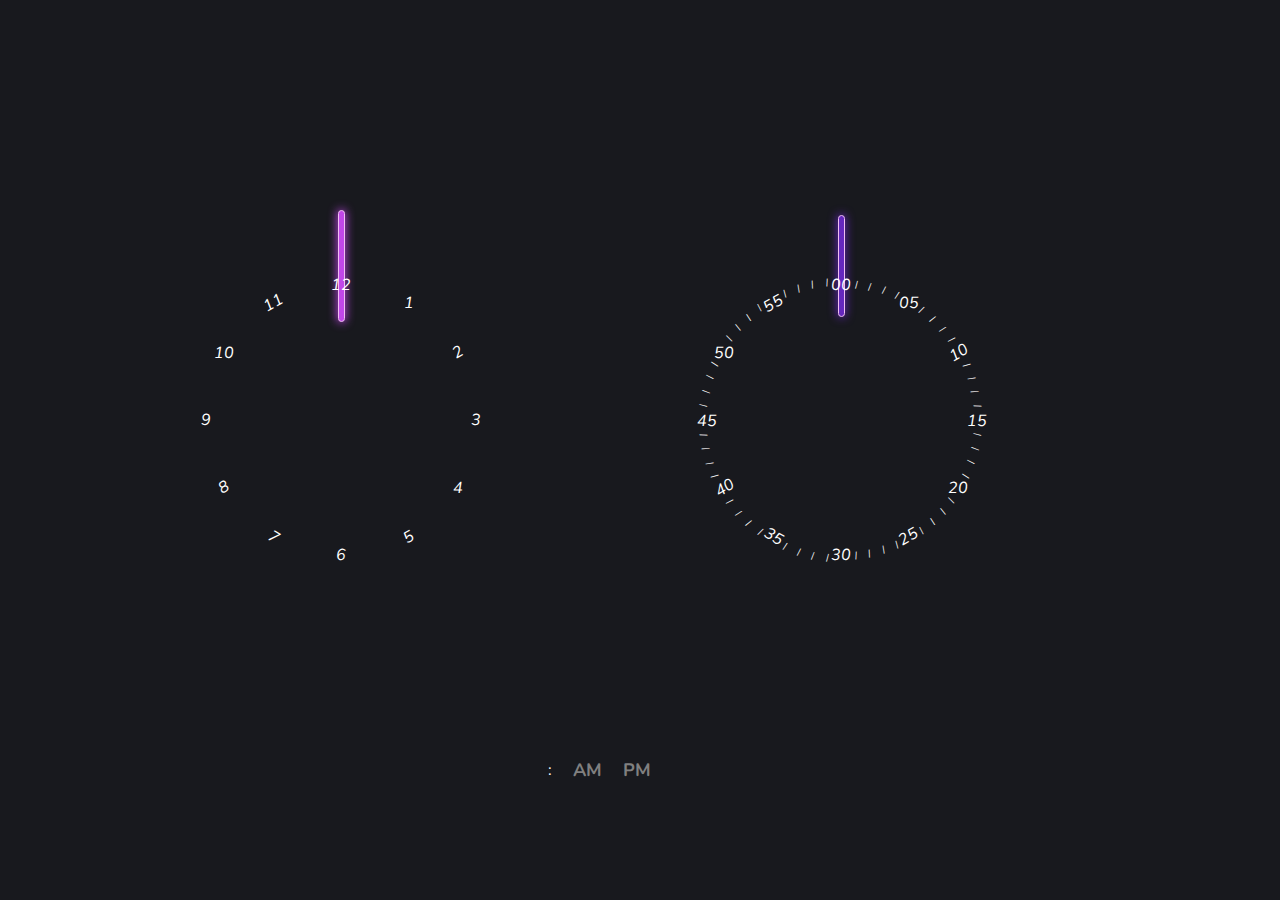
<file: index.html>
<!-- analog_tp.html -->
<!DOCTYPE html>
<html lang="en">
<head>
    <meta charset="UTF-8">
    <meta name="viewport" content="width=device-width, initial-scale=1.0">
    <link rel="stylesheet" href="./css/style.css">
    <link rel="preconnect" href="https://fonts.googleapis.com">
    <link rel="preconnect" href="https://fonts.gstatic.com" crossorigin>
    <link href="https://fonts.googleapis.com/css2?family=Nunito:ital,wght@1,200&display=swap" rel="stylesheet">
    <title>Time Picker</title>
</head>
<body>
    <div class="container">
        <div class="conta_hr">
            <div class="circle_bg_reference">
                <div class="opps" id="opps1">
                    <i class="hr" id="hrs12" >12</i>
                    <i class="hr" id="hrs6" >6</i>
                </div>
                <div class="opps" id="opps3">
                    <i class="hr" id="hrs1" >1</i>
                    <i class="hr" id="hrs7" >7</i>
                </div>
                <div class="opps" id="opps4">
                    <i class="hr" id="hrs2">2</i>
                    <i class="hr" id="hrs8">8</i>
                </div>
                <div class="opps" id="opps2">
                    <i class="hr" id="hrs3" >3</i>
                    <i class="hr" id="hrs9" >9</i>
                </div>
                
                <div class="opps" id="opps5">
                    <i class="hr" id="hrs4">4</i>
                    <i class="hr" id="hrs10">10</i>
                </div>
                <div class="opps" id="opps6">
                    <i class="hr" id="hrs5">5</i>
                    <i class="hr" id="hrs11">11</i>
                </div>
            </div>
        </div> 
        <div id="conta_min">
            <div class="circle_bg_reference_b">
                <div class="opps_min" id="opps1">
                    <i class="min" id="hrs12">00</i>
                    <i class="min" id="hrs6">30</i>
                </div>
                <div class="opps_min opps_min_ac " id="opps7">
                    <i class="min_ac" id="min-1" >|</i>
                    <i class="min_ac" id="min-31">|</i>
                </div>
                <div class="opps_min opps_min_ac" id="opps8">
                    <i class="min_ac" id="min-2">|</i>
                    <i class="min_ac" id="min-32">|</i>
                </div>
                <div class="opps_min opps_min_ac " id="opps9">
                    <i class="min_ac" id="min-3">|</i>
                    <i class="min_ac" id="min-33">|</i>
                </div>
                <div class="opps_min opps_min_ac" id="opps10">
                    <i class="min_ac" id="min-4">|</i>
                    <i class="min_ac" id="min-34">|</i>
                </div>
                <div class="opps_min" id="opps3">
                    <i class="min" id="hrs1">05</i>
                    <i class="min" id="hrs7">35</i>
                </div>
                <div class="opps_min opps_min_ac " id="opps11">
                    <i class="min_ac" id="min-6">|</i>
                    <i class="min_ac" id="min-36">|</i>
                </div>
                <div class="opps_min opps_min_ac" id="opps12">
                    <i class="min_ac" id="min-7">|</i>
                    <i class="min_ac" id="min-37">|</i>
                </div>
                <div class="opps_min opps_min_ac " id="opps13">
                    <i class="min_ac" id="min-8">|</i>
                    <i class="min_ac" id="min-38">|</i>
                </div>
                <div class="opps_min opps_min_ac" id="opps14">
                    <i class="min_ac" id="min-9">|</i>
                    <i class="min_ac" id="min-39">|</i>
                </div>
                <div class="opps_min" id="opps4">
                    <i class="min" id="hrs2">10</i>
                    <i class="min" id="hrs8">40</i>
                </div>
                <div class="opps_min opps_min_ac " id="opps15">
                    <i class="min_ac" id="min-11">|</i>
                    <i class="min_ac" id="min-41">|</i>
                </div>
                <div class="opps_min opps_min_ac" id="opps16">
                    <i class="min_ac" id="min-12">|</i>
                    <i class="min_ac" id="min-42">|</i>
                </div>
                <div class="opps_min opps_min_ac " id="opps17">
                    <i class="min_ac" id="min-13">|</i>
                    <i class="min_ac" id="min-43">|</i>
                </div>
                <div class="opps_min opps_min_ac" id="opps18">
                    <i class="min_ac" id="min-14">|</i>
                    <i class="min_ac" id="min-44">|</i>
                </div>
                <div class="opps_min" id="opps2">
                    <i class="min" id="hrs3">15</i>
                    <i class="min" id="hrs9">45</i>
                </div>
                <div class="opps_min opps_min_ac " id="opps19">
                    <i class="min_ac" id="min-16">|</i>
                    <i class="min_ac" id="min-46">|</i>
                </div>
                <div class="opps_min opps_min_ac" id="opps20">
                    <i class="min_ac" id="min-17">|</i>
                    <i class="min_ac" id="min-47">|</i>
                </div>
                <div class="opps_min opps_min_ac " id="opps21">
                    <i class="min min_ac" id="min-18">|</i>
                    <i class="min min_ac" id="min-48">|</i>
                </div>
                <div class="opps_min opps_min_ac" id="opps22">
                    <i class="min_ac" id="min-19">|</i>
                    <i class="min_ac" id="min-49">|</i>
                </div>
                <div class="opps_min" id="opps5">
                    <i class="min" id="hrs4">20</i>
                    <i class="min" id="hrs10">50</i>
                </div>
                <div class="opps_min opps_min_ac " id="opps23">
                    <i class="min_ac" id="min-21">|</i>
                    <i class="min_ac" id="min-51">|</i>
                </div>
                <div class="opps_min opps_min_ac" id="opps24">
                    <i class="min_ac" id="min-22">|</i>
                    <i class="min_ac" id="min-52">|</i>
                </div>
                <div class="opps_min opps_min_ac " id="opps25">
                    <i class="min_ac" id="min-23">|</i>
                    <i class="min_ac" id="min-53">|</i>
                </div>
                <div class="opps_min opps_min_ac" id="opps26">
                    <i class="min_ac" id="min-24">|</i>
                    <i class="min_ac" id="min-54">|</i>
                </div>
                <div class="opps_min" id="opps6">
                    <i class="min" id="hrs5">25</i>
                    <i class="min" id="hrs11">55</i>
                </div>
                <div class="opps_min opps_min_ac " id="opps27">
                    <i class="min_ac" id="min-26">|</i>
                    <i class="min_ac" id="min-56">|</i>
                </div>
                <div class="opps_min opps_min_ac" id="opps28">
                    <i class="min_ac" id="min-27">|</i>
                    <i class="min_ac" id="min-57">|</i>
                </div>
                <div class="opps_min opps_min_ac " id="opps29">
                    <i class="min_ac" id="min-28">|</i>
                    <i class="min_ac" id="min-58">|</i>
                </div>
                <div class="opps_min opps_min_ac" id="opps30">
                    <i class="min_ac" id="min-29">|</i>
                    <i class="min_ac" id="min-59">|</i>
                </div>
            </div>
        </div>
    </div>
    <div class="testout">
        <label for="hours" id="t_hrs"></label>
        <label id="seperator"> : </label>
        <label for="Minutes"id="t_min"></label>
        <div class="day-night">
            <div  id="am" onclick="outtime(this)" > AM  </div>
            <div  id="pm" onclick="outtime(this)"> PM </div>
        </div>
    </div> 
</body>
<script src="./analog.js"> </script>
</html>
</file>
<file: css/style.css>
/* analog.css */
@import url('https://fonts.googleapis.com/css2?family=Nunito:ital,wght@1,200&display=swap');
*
{
    padding:0;
    margin:0;
    border:0;
    box-sizing:border-box;
    color: #fff;
    cursor: default;
    user-select: none;
    transition:  linear;
    font-family: 'Nunito', sans-serif;
}
body{
    height:100vh;
    width:100%;
    display: flex;
    justify-content: center;
    align-items: center;
    background:#18191e;
    flex-flow: column;
}
.container
{
    height: 1000px;
    width: 1000px;
    display: flex;
    justify-content: space-around;
    align-items: center;
}
#conta_hr
{
    height: 500px;
        width: 500px;
        display: flex;
        justify-content: center;
        align-items: center;
}

#conta_min
{
    height: 500px;
    width: 500px;
    display: flex;
    justify-content: center;
    align-items: center;
}
.circle_bg_reference
{
    height: 305px;
    width:305px;
    display: flex;
    justify-content: center;
    align-items: center;
    border-radius:50%;
    z-index: 100;
    
}
.circle_bg_reference::before
{
    content: "";
    position: absolute;
    height:110px;
    width:5px;
    background: #C147E9;
    border-radius:50px ;
    top:210px;
    box-shadow: 0 0 10px 0.5px  #C147E9;
    border:1px solid #efbef1;
    z-index:-1;
    transform-origin: bottom center;
    transform: rotate(var(--hd,0deg));
}
.circle_bg_reference_b /*Minutes  */
{
    height: 205px;
    width: 205px;
    display: flex;
    justify-content: center;
    align-items: center;
    border-radius: 50%;
    z-index: 200;

}
.circle_bg_reference_b::before {
    content: "";
    position: absolute;
    height: 100px;
    width: 5px;
    background: #6527BE;
    border-radius: 50px;
    z-index:-200;
    top: 215px;
    box-shadow: 0 0 10px 0.5px #6527BE;
    border: 1px solid #efbef1;
    transform-origin: bottom center;
    transform: rotate(var(--md, 0deg));
}
.opps
{
    height:300px;
    width:50px;
    display: flex;
    justify-content: space-between;
    align-items: center;
    flex-flow: column;
    position: absolute;
    /* border-left:2px solid red */
}
.opps_min
{
    height: 300px;
    width: 15px;
    display: flex;
    justify-content: space-between;
    align-items: center;
    flex-flow: column;
    position: absolute;
    /* left:640px */
}
i:hover,i:active,i:focus
{
    background:#C147E9;
    box-shadow: 0 0 10px 0.5px #C147E9;
    border-top:2px solid ;
    border-radius:50%;
    /* -webkit-backdrop-filter: blur(20px); */
}
.hr
{
    height:30px;
    width:30px;
    display: flex;
    transform: rotate(-180deg);
    align-items: center;
    justify-content: center;
}
.min
{
    height: 30px;
    width: 30px;
    display: flex;
    transform: rotate(-180deg);
    align-items: center;
    justify-content: center;
}
.min:hover,.min:active,.min:focus
{
    background: #6527BE;
    box-shadow: 0 0 10px 0.5px #6527BE;
    border-top: 2px solid;
    border-radius: 50%;
    /* -webkit-backdrop-filter: blur(20px); */
}   
#opps1 /*12 - 6*/
{
    display: flex;
    justify-content: space-between;
    align-items: center;
    flex-flow: column;
}
#hrs12,#hrs6
{
    transform: rotate(360deg);
}

#opps2{ /* 3 - 9 */
    display: flex;
    justify-content: space-between;
    align-items: center;
    transform: rotate(90deg);
}
#hrs3,#hrs9
{
    transform: rotate(-90deg);
}

#opps3 /* 1 - 7*/
{
    transform: rotate(30deg);
}
#hrs1
{
    transform: rotate(-30deg);
}
#hrs7 {
    transform: rotate(0deg);
}

#opps4 /* 2 - 8*/
{
    transform: rotate(60deg);
}
#hrs2
{
    transform: rotate(-90deg);
}
#hrs8 {
    transform: rotate(-90deg);
}

#opps5 /* 4 - 10*/
{
    transform: rotate(120deg);
}
/* #hrs4 */
#hrs10
{
    transform: rotate(240deg);
}
#hrs4
{
    transform: rotate(240deg);
}
#opps6
{
    
    transform: rotate(150deg);
}
.min_ac
{
    height:15px;
    width:15px;
    display: flex;
    transform: rotate(0deg);
    align-items: center;
    justify-content: center;
    /* border:0.2px solid red  */
}
.min_ac:hover,
.min_ac:active,
.min_ac:focus
{
    background: #6527BE;
    box-shadow: 0 0 10px 0.5px #6527BE;
    border-top: 2px solid;
    border-radius: 50%;
    /* -webkit-backdrop-filter: blur(20px); */
}
.opps_min_ac
{
    height: 290px;
    width:15px;
    font-size: 9px;
}
#opps7
{
    transform: rotate(6deg);
}
#opps8
{
    transform: rotate(12deg);
}
#opps9
{
    transform: rotate(18deg);
}
#opps10
{
    transform: rotate(24deg);
}
/* after and between  5-10 and 35-40 */
#opps11
{
    transform: rotate(36deg);
}
#opps12
{
    transform: rotate(42deg);
}
#opps13
{
    transform: rotate(48deg);
}
#opps14
{
    transform: rotate(54deg);
}
/* after and between 10 - 15 and 40 -45*/
#opps15
{
    transform: rotate(66deg);
}
#opps16
{
    transform: rotate(72deg);
}
#opps17
{
    transform: rotate(78deg);
}
#opps18
{
    transform: rotate(84deg);
}
/* After and between 16 - 20 and 46 - 50 */
#opps19
{
    transform: rotate(96deg);
}
#opps20
{
    transform: rotate(102deg);
}
#opps21
{
    transform: rotate(108deg);
}
#opps22
{
    transform: rotate(114deg);
}
#opps23
{
    transform: rotate(126deg);
}
#opps24
{
    transform: rotate(132deg);
}
#opps25
{
    transform: rotate(138deg);
}
#opps26
{
    transform: rotate(144deg);
}
#opps27
{
    transform: rotate(156deg);
}
#opps28
{
    transform: rotate(162deg);
}
#opps29
{
    transform: rotate(168deg);
}
#opps30
{
    transform: rotate(174deg);
}

.testout{
    height: 60px;
    width:200px;
    display: flex;
    justify-content: center;
    align-items: center;
    flex-flow: row;
    position: relative;
    bottom: 100px;
    right:40px

}
#t_hrs{
    padding:5px;
    font-weight:bolder;
    font-size:large;
}
#t_min
{
    padding: 5px;
    font-family: 'Nunito', sans-serif;
    font-size: large;
    font-weight: bolder;
}
.day-night
{
    height:60px;
    width:100px;
    display: flex;
    justify-content: center;
    align-items: center;
    flex-flow: row;
}

#am,#pm
{
    height:30px;
    width:50px;
    color:grey;
    display: flex;
    justify-content: center;
    align-items: center;
    font-family: 'Nunito', sans-serif;
    font-size: large;
    font-weight: bolder;
}
#am:active,#am:focus,#am:hover
{
    color: #C147E9
}
#pm:active,#pm:focus,#pm:hover
{
    color: #6527BE
}
</file>
